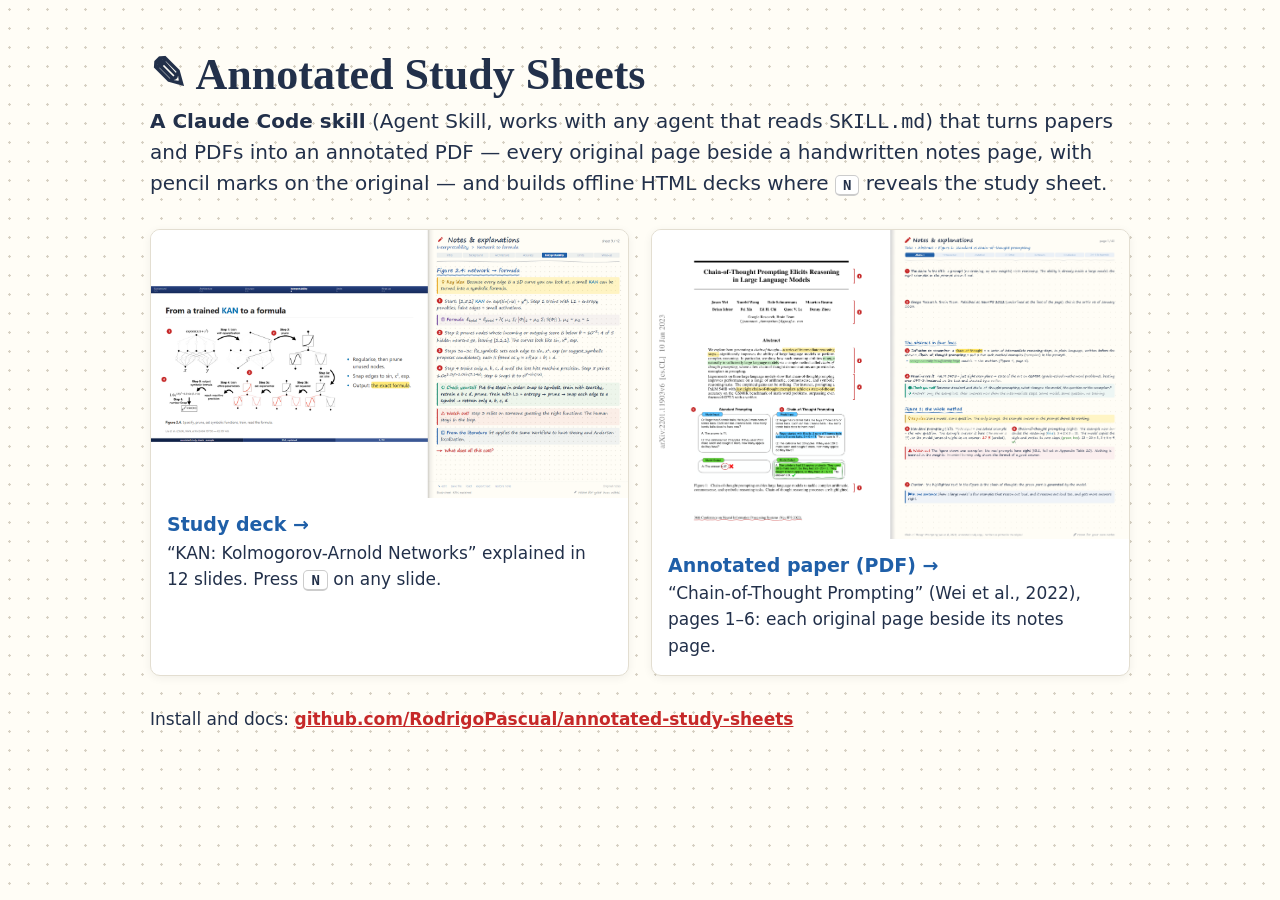
<file: index.html>
<!doctype html>
<html lang="en">
<head>
<meta charset="utf-8">
<meta name="viewport" content="width=device-width, initial-scale=1">
<title>Annotated Study Sheets — annotate papers, PDFs and slides with AI (Claude Code skill)</title>
<meta name="description" content="Annotated Study Sheets: an Agent Skill for Claude Code that turns papers and PDFs into annotated PDF study guides, and builds offline HTML presentations where pressing N reveals the study sheet behind every slide.">
<meta name="keywords" content="Claude Code skill, Agent Skills, Claude skills, annotate PDF, annotated PDF, study notes, study guide, annotated paper, HTML presentation, slides, speaker notes, AI study tool, reveal.js alternative">
<meta name="author" content="Rodrigo Pascual-García">
<link rel="canonical" href="https://rodrigopascual.github.io/annotated-study-sheets/">
<meta property="og:type" content="website">
<meta property="og:site_name" content="Annotated Study Sheets">
<meta property="og:title" content="Annotated Study Sheets — Claude Code skill for hand-annotated study notes on papers, PDFs and slides">
<meta property="og:description" content="Annotated Study Sheets: an Agent Skill for Claude Code that turns papers and PDFs into annotated PDF study guides, and builds offline HTML presentations where pressing N reveals the study sheet behind every slide.">
<meta property="og:url" content="https://rodrigopascual.github.io/annotated-study-sheets/">
<meta property="og:image" content="https://rodrigopascual.github.io/annotated-study-sheets/docs/img/deck-annotated-v3.png">
<meta property="og:image:width" content="1440"><meta property="og:image:height" content="810">
<meta name="twitter:card" content="summary_large_image">
<meta name="twitter:title" content="Annotated Study Sheets — Claude Code skill for hand-annotated study notes on papers, PDFs and slides">
<meta name="twitter:description" content="Annotated Study Sheets: an Agent Skill for Claude Code that turns papers and PDFs into annotated PDF study guides, and builds offline HTML presentations where pressing N reveals the study sheet behind every slide.">
<meta name="twitter:image" content="https://rodrigopascual.github.io/annotated-study-sheets/docs/img/deck-annotated-v3.png">
<script type="application/ld+json">
{"@context":"https://schema.org","@type":"SoftwareSourceCode","name":"Annotated Study Sheets","description":"Annotated Study Sheets: an Agent Skill for Claude Code that turns papers and PDFs into annotated PDF study guides, and builds offline HTML presentations where pressing N reveals the study sheet behind every slide.","codeRepository":"https://github.com/RodrigoPascual/annotated-study-sheets","programmingLanguage":["JavaScript","HTML","CSS","Python"],"license":"https://opensource.org/licenses/MIT","author":{"@type":"Person","name":"Rodrigo Pascual-García"},"keywords":"Claude Code skill, Agent Skills, annotate PDF, annotated PDF, study notes, HTML presentation"}
</script>
<style>
  :root { --ink: #22304A; --accent: #1F5FA8; --red: #C62828; --paper: #FFFDF6; --dots: #D6D0C2; }
  body { margin: 0; background: var(--paper); background-image: radial-gradient(circle, var(--dots) 1.05px, transparent 1.45px); background-size: 19px 19px;
    color: var(--ink); font: 17px/1.55 "Segoe UI", system-ui, sans-serif; }
  main { max-width: 980px; margin: 0 auto; padding: 48px 20px 64px; }
  h1 { font: 700 44px "Segoe Print", "Bradley Hand", "Comic Sans MS", cursive; margin: 0 0 6px; }
  .lead { font-size: 20px; margin: 0 0 30px; }
  .grid { display: grid; grid-template-columns: repeat(auto-fit, minmax(280px, 1fr)); gap: 22px; }
  a.card { display: block; background: #fff; border: 1px solid #e3ded1; border-radius: 10px; overflow: hidden; color: inherit; text-decoration: none; box-shadow: 0 2px 10px rgba(0,0,0,.06); }
  a.card img { width: 100%; display: block; }
  a.card div { padding: 12px 16px 16px; }
  a.card b { color: var(--accent); font-size: 19px; }
  kbd { font: 600 14px Consolas, monospace; background: #fff; border: 1px solid #ccc; border-bottom-width: 2px; border-radius: 5px; padding: 1px 7px; }
  .note { margin-top: 30px; }
  .note a { color: var(--red); font-weight: 600; }
</style>
</head>
<body>
<main>
  <h1>✎ Annotated Study Sheets</h1>
  <p class="lead"><b>A Claude Code skill</b> (Agent Skill, works with any agent that reads <code>SKILL.md</code>) that turns papers and PDFs into an annotated PDF — every original page beside a handwritten notes page, with pencil marks on the original — and builds offline HTML decks where <kbd>N</kbd> reveals the study sheet.</p>
  <div class="grid">
    <a class="card" href="examples/kan-explained/index.html#5"><img src="docs/img/deck-annotated-v3.png" alt="Study deck example">
      <div><b>Study deck →</b><br>“KAN: Kolmogorov-Arnold Networks” explained in 12 slides. Press <kbd>N</kbd> on any slide.</div></a>
    <a class="card" href="examples/chain-of-thought-annotated/chain-of-thought-annotated.pdf"><img src="docs/img/paper-spread-p1-v2.png" alt="Annotated PDF example: original page beside its notes page">
      <div><b>Annotated paper (PDF) →</b><br>“Chain-of-Thought Prompting” (Wei et al., 2022), pages 1–6: each original page beside its notes page.</div></a>
  </div>
  <p class="note">Install and docs: <a href="https://github.com/RodrigoPascual/annotated-study-sheets">github.com/RodrigoPascual/annotated-study-sheets</a></p>
</main>
</body>
</html>
</file>
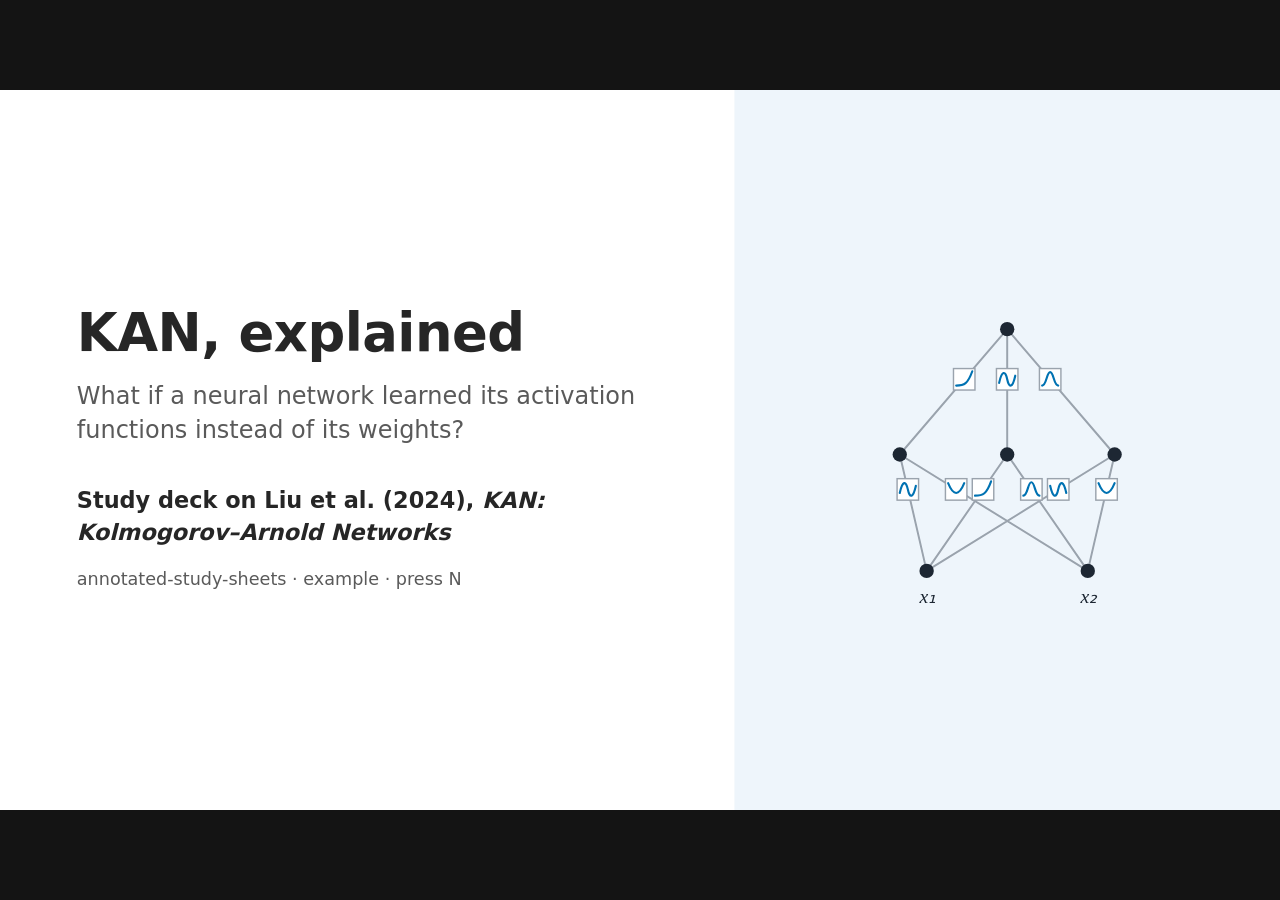
<file: examples/kan-explained/index.html>
<!doctype html>
<html lang="en">
<head>
<meta charset="utf-8">
<meta name="viewport" content="width=device-width, initial-scale=1">
<meta name="description" content="Demo of Annotated Study Sheets (a Claude Code skill): a 12-slide study deck that explains the paper KAN: Kolmogorov-Arnold Networks (Liu et al., 2024) with its own figures. Press N to reveal the hand-annotated study sheet.">
<meta name="keywords" content="Claude Code skill, Agent Skills, Claude skills, KAN, Kolmogorov-Arnold Networks, paper explained, annotate PDF, study notes, study guide, annotated paper, HTML presentation, slides, speaker notes, AI study tool, reveal.js alternative">
<meta name="author" content="Rodrigo Pascual-García">
<link rel="canonical" href="https://rodrigopascual.github.io/annotated-study-sheets/examples/kan-explained/">
<meta property="og:type" content="website">
<meta property="og:site_name" content="Annotated Study Sheets">
<meta property="og:title" content="KAN, explained — study deck demo (press N)">
<meta property="og:description" content="Demo of Annotated Study Sheets (a Claude Code skill): a 12-slide study deck that explains the paper KAN: Kolmogorov-Arnold Networks (Liu et al., 2024) with its own figures. Press N to reveal the hand-annotated study sheet.">
<meta property="og:url" content="https://rodrigopascual.github.io/annotated-study-sheets/examples/kan-explained/">
<meta property="og:image" content="https://rodrigopascual.github.io/annotated-study-sheets/docs/img/deck-annotated-v3.png">
<meta property="og:image:width" content="1440"><meta property="og:image:height" content="810">
<meta name="twitter:card" content="summary_large_image">
<meta name="twitter:title" content="KAN, explained — study deck demo (press N)">
<meta name="twitter:description" content="Demo of Annotated Study Sheets (a Claude Code skill): a 12-slide study deck that explains the paper KAN: Kolmogorov-Arnold Networks (Liu et al., 2024) with its own figures. Press N to reveal the hand-annotated study sheet.">
<meta name="twitter:image" content="https://rodrigopascual.github.io/annotated-study-sheets/docs/img/deck-annotated-v3.png">
<title>KAN, explained</title>
<link rel="stylesheet" href="../../skills/annotated-study-sheets/assets/study.css">
<style>
  :root { --kan: #0072B2; --mlp: #B07800; --inner: #2E7D32; }
  .kan { color: var(--kan); font-weight: 650; }
  .mlp { color: var(--mlp); font-weight: 650; }
  .eq { font: 400 56px/1.2 "Cambria Math", "STIX Two Math", Georgia, serif; text-align: center; padding: 14px 28px; align-self: center; white-space: nowrap; }
  .eq i { font-style: italic; }
  .eq .bigop { display: inline-flex; flex-direction: column; align-items: center; line-height: 1; margin: 0 6px; vertical-align: middle; }
  .eq .bigop .op { font-size: 1.45em; line-height: .95; }
  .eq .bigop small { font-size: .4em; font-style: italic; }
  .eq .par { font-size: 1.9em; font-weight: 200; line-height: 1; vertical-align: middle; position: relative; top: -.05em; }
  .eq .outer { color: var(--kan); }
  .eq .inner { color: var(--inner); }
  .eq sub { font-size: .5em; }
  .inner-c { color: var(--inner); }
  .outer-c { color: var(--kan); }
  .mono { font-family: Consolas, "Cascadia Mono", monospace; font-size: .92em; }
  ul.refs { font-size: 23px; line-height: 1.4; }
  ul.refs li { margin-bottom: 14px; }
  ul.refs i { color: var(--ink2); }
</style>
</head>
<body>
<div id="stage"><div id="deck">

<!-- 1 · Cover -->
<section class="slide cover" data-section="Intro" data-title="Cover">
  <div class="left">
    <h1>KAN, explained</h1>
    <p class="tagline">What if a neural network learned its activation functions instead of its weights?</p>
    <p class="author">Study deck on Liu et al. (2024), <i>KAN: Kolmogorov–Arnold Networks</i></p>
    <p class="affil">annotated-study-sheets · example · press N</p>
  </div>
  <div class="right">
    <svg viewBox="0 0 420 370" width="470" aria-hidden="true">
      <g stroke="#9aa3ad" stroke-width="2.2" fill="none">
        <path d="M120 320 L90 190 M120 320 L210 190 M120 320 L330 190 M300 320 L90 190 M300 320 L210 190 M300 320 L330 190"/>
        <path d="M90 190 L210 50 M210 190 L210 50 M330 190 L210 50"/>
      </g>
      <g fill="#fff" stroke="#9aa3ad" stroke-width="1.6">
        <rect x="87" y="217" width="24" height="24"/><rect x="141" y="217" width="24" height="24"/><rect x="171" y="217" width="24" height="24"/>
        <rect x="225" y="217" width="24" height="24"/><rect x="255" y="217" width="24" height="24"/><rect x="309" y="217" width="24" height="24"/>
        <rect x="150" y="94" width="24" height="24"/><rect x="198" y="94" width="24" height="24"/><rect x="246" y="94" width="24" height="24"/>
      </g>
      <g fill="none" stroke="#0072B2" stroke-width="2.4" stroke-linecap="round">
        <path transform="translate(99 229)" d="M-9 4 C-6 -10,-2 -10,0 0 S6 10,9 -4"/>
        <path transform="translate(153 229)" d="M-9 -7 Q0 15 9 -7"/>
        <path transform="translate(183 229)" d="M-9 7 C0 7,4 5,9 -9"/>
        <path transform="translate(237 229)" d="M-9 7 C-4 7,-4 -8,0 -8 S4 7,9 7"/>
        <path transform="translate(267 229)" d="M-9 -4 C-6 10,-2 10,0 0 S6 -10,9 4"/>
        <path transform="translate(321 229)" d="M-9 -7 Q0 15 9 -7"/>
        <path transform="translate(162 106)" d="M-9 7 C0 7,4 5,9 -9"/>
        <path transform="translate(210 106)" d="M-9 4 C-6 -10,-2 -10,0 0 S6 10,9 -4"/>
        <path transform="translate(258 106)" d="M-9 7 C-4 7,-4 -8,0 -8 S4 7,9 7"/>
      </g>
      <g fill="#1d2733"><circle cx="120" cy="320" r="8"/><circle cx="300" cy="320" r="8"/><circle cx="90" cy="190" r="8"/><circle cx="210" cy="190" r="8"/><circle cx="330" cy="190" r="8"/><circle cx="210" cy="50" r="8"/></g>
      <g font-family="Georgia, serif" font-style="italic" font-size="22" fill="#1d2733"><text x="112" y="356">x₁</text><text x="292" y="356">x₂</text></g>
    </svg>
  </div>
  <aside class="notes">
    # Welcome
    ! KAN moves the nonlinearity from the nodes to the edges, and makes it learnable.
    - The paper: Liu, Wang, Vaidya, Ruehle, Halverson, Soljačić, Hou, Tegmark, *KAN: Kolmogorov–Arnold Networks*, arXiv:2404.19756 (2024), accepted at ICLR 2025.
    - Drawing on the right: a tiny KAN with 2 inputs, 3 hidden nodes, 1 output. Every edge carries its own small 1D curve; nodes just add.
    - Audience: anyone who knows what an MLP is and wants to read the paper with a guide.
    - Press **N** on any slide to open this sheet; hover a numbered block to see what it points at.
    > All figures in this deck come from the paper, reused under CC BY 4.0 (see ATTRIBUTION.md).
    → The thread of the talk.
  </aside>
</section>

<!-- 2 · Roadmap -->
<section class="slide" data-section="Intro" data-title="Roadmap">
  <header class="head"><h2>What we will see</h2></header>
  <div class="content stack" style="justify-content:center">
    <div class="roadmap" style="--n:5" data-n="1">
      <div class="stop current"><div class="b"></div><h4>Background</h4><p>MLPs and the KA theorem</p></div>
      <div class="stop"><div class="b"></div><h4>Architecture</h4><p>Splines on the edges</p></div>
      <div class="stop"><div class="b"></div><h4>Accuracy</h4><p>Grids and scaling laws</p></div>
      <div class="stop"><div class="b"></div><h4>Interpretability</h4><p>Network → formula</p></div>
      <div class="stop"><div class="b"></div><h4>Limits</h4><p>What the authors admit</p></div>
    </div>
  </div>
  <aside class="notes">
    # The thread
    ! One question drives the paper: can a different theorem give us a better building block than the MLP?
    (1) Five stops, in the order of the paper's own sections.
    - Background = §1–2.1: what MLPs are, and the 1957 theorem KANs are named after.
    - Architecture = §2.2–2.4: how one KAN layer is built and trained.
    - Accuracy = §2.4 and §3; Interpretability = §2.5 and §4; Limits = §6.
    ?? Which theorem gives KANs their name, and which one is behind MLPs? Kolmogorov–Arnold representation (1957) for KANs; the universal approximation theorem for MLPs.
    → Start from what we already know: the MLP.
  </aside>
</section>

<!-- 3 · MLP recap -->
<section class="slide" data-section="Background" data-title="MLP recap">
  <header class="head"><h2>Recap: the <span class="mlp">MLP</span>, the default nonlinear model</h2></header>
  <div class="content">
    <div class="col">
      <ul>
        <li>A layer: learnable linear map <b>W</b>, then <span class="hl">a fixed nonlinearity σ</span>.</li>
        <li>Weights live on edges; activations sit on nodes.</li>
        <li>Backed by the universal approximation theorem.</li>
        <li data-n="4">In transformers, MLPs hold almost all non-embedding parameters.</li>
      </ul>
    </div>
    <figure class="fig" style="flex:.9">
      <div class="frame"><img src="figures/fig-0-1-mlp-column.png" alt="MLP column of Figure 0.1: universal approximation formula, shallow MLP and deep MLP diagrams" data-zones="1:3,15,97,28; 2:3,29.5,97,53; 3:3,55,97,99"></div>
      <figcaption><b>Figure 0.1, left column.</b> The MLP side of the paper's comparison.</figcaption>
    </figure>
  </div>
  <p class="cite">Liu et al. (2024), KAN, arXiv:2404.19756 — CC BY 4.0.</p>
  <aside class="notes">
    # Recap: the MLP
    ! An MLP alternates learnable linear maps W with fixed nonlinearities σ.

    (1) Shallow formula, the universal approximation theorem (UAT): f(x) ≈ Σ a_{i} σ(w_{i}·x + b_{i}), with i = 1…N(ε).
    - Each term is one neuron: a learned linear combination w_{i}·x + b_{i}, passed through σ, scaled by a_{i}.

    (2) Panel (a): the learnable numbers are on the edges (lines); the little σ boxes on the nodes never change.

    (3) Deep form: MLP(x) = (W_{3} ∘ σ_{2} ∘ W_{2} ∘ σ_{1} ∘ W_{1})(x). Read right to left; ∘ means "apply after".
    - Panel (c) labels: W = linear, learnable; σ = nonlinear, fixed.

    (4) Why look for an alternative: the paper notes MLPs take almost all non-embedding parameters in transformers and are less interpretable than attention.
    warn: the UAT says N(ε) exists but gives no bound on how it grows as ε shrinks; it can grow exponentially with the dimension (§2.3).
    ?? In an MLP, what is learned and what is fixed? The weights W on the edges are learned; the activation σ on the nodes (ReLU, SiLU…) is fixed.
    → A different theorem suggests a different network.
  </aside>
</section>

<!-- 4 · Kolmogorov–Arnold theorem -->
<section class="slide" data-section="Background" data-title="KA theorem">
  <header class="head"><h2>The Kolmogorov–Arnold representation theorem</h2><p class="sub">Any continuous f on a bounded domain, written with 1D functions and sums.</p></header>
  <div class="content stack" style="justify-content:center;gap:44px">
    <div class="eq" data-n="1" data-mark="formula">
      <i>f</i>&#8201;(<i>x</i><sub>1</sub>, …, <i>x<sub>n</sub></i>) =
      <span class="bigop"><small>2n+1</small><span class="op">∑</span><small>q=1</small></span>
      <span class="outer"><i>Φ<sub>q</sub></i></span><span class="par">(</span>
      <span class="bigop"><small>n</small><span class="op">∑</span><small>p=1</small></span>
      <span class="inner"><i>φ<sub>q,p</sub></i></span>(<i>x<sub>p</sub></i>)<span class="par">)</span>
    </div>
    <ul class="cols-2">
      <li data-n="2"><i class="inner-c">φ<sub>q,p</sub></i>: inner 1D functions, one per input and term.</li>
      <li data-n="3"><i class="outer-c">Φ<sub>q</sub></i>: outer 1D functions, 2n+1 of them.</li>
      <li>The only multivariate operation left: <span class="hl">addition</span>.</li>
      <li data-n="4">Catch: these 1D functions can be fractal.</li>
    </ul>
  </div>
  <aside class="notes">
    # Kolmogorov–Arnold representation
    ! Every continuous multivariate function on a bounded domain is a sum of compositions of 1D functions.

    (1) Read it inside out: each input x_{p} goes through its own 1D function, the n results are summed, the sum goes through Φ_{q}, and the 2n+1 outer results are summed.
    f: f(x) = Σ_{q=1..2n+1} Φ_{q}( Σ_{p=1..n} φ_{q,p}(x_{p}) )   — Eq. (2.1), for smooth f: [0,1]^{n} → ℝ

    (2) φ_{q,p} : [0,1] → ℝ. Index q picks the term, p the input: n(2n+1) inner functions.

    (3) Φ_{q} : ℝ → ℝ, one outer function per term.
    > Liu et al. (2024), §2.1: in a sense, "the only true multivariate function is addition".

    (4) Why ML had shelved it: the 1D functions can be non-smooth, even fractal, so not learnable in practice (Girosi & Poggio, 1989; Poggio et al., 2020).
    ?? For n = 3 inputs, how many outer functions Φ_{q} and inner functions φ_{q,p}? 2n+1 = 7 outer and n(2n+1) = 21 inner functions.
    warn: an exact existence theorem, not a training recipe: it says nothing about how to find φ and Φ.
    → Turn the formula into a network.
  </aside>
</section>

<!-- 5 · KAN idea: Figure 0.1 -->
<section class="slide" data-section="Architecture" data-title="Activations on edges">
  <header class="head"><h2>The <span class="kan">KAN</span> idea: learnable activations on edges</h2></header>
  <div class="content" style="gap:40px">
    <figure class="fig" style="flex:2">
      <div class="frame"><img src="figures/fig-0-1-mlp-vs-kan.png" alt="Figure 0.1: MLP vs KAN, theorems, formulas and shallow and deep diagrams" data-zones="1:9.5,30,49.5,53; 2:56,37,99,53; 3:56,73,99,99.5"></div>
      <figcaption><b>Figure 0.1.</b> MLP (left) vs KAN (right): theorem, formula, shallow and deep model.</figcaption>
    </figure>
    <div class="col narrow" style="justify-content:center">
      <ul>
        <li><span class="mlp">MLP</span>: fixed σ on nodes, weights on edges.</li>
        <li><span class="kan">KAN</span>: <span class="hl">learnable 1D functions on edges</span>; nodes only sum.</li>
        <li data-n="4">No linear weights at all: each becomes a spline.</li>
      </ul>
    </div>
  </div>
  <p class="cite">Liu et al. (2024), KAN, arXiv:2404.19756 — CC BY 4.0.</p>
  <aside class="notes">
    # Figure 0.1: MLP vs KAN
    ! KANs swap the roles: the nonlinearities are learned and sit on the edges; the nodes only add.

    (1) Panel (a), MLP: fixed activations on nodes, learnable weights on edges.

    (2) Panel (b), KAN with n = 2: Eq. (2.1) drawn as a network. 2 inputs, 2n+1 = 5 hidden nodes, 1 output; each small box on an edge is a learnable 1D function.

    (3) Panel (d), deep KAN: KAN(x) = (Φ_{3} ∘ Φ_{2} ∘ Φ_{1})(x). Each Φ_{l} is a KAN layer: a matrix of 1D functions, nonlinear and learnable.
    f: x_{l+1,j} = Σ_{i} φ_{l,j,i}(x_{l,i})   — every output node adds one function of every input
    - The theorem is just a 2-layer KAN of shape [n, 2n+1, 1]; going deeper = stacking layers (the paper's key generalisation).

    (4) No weight matrices: every weight parameter becomes a learnable 1D spline. Cost: O(N^{2}L(G+k)) parameters vs O(N^{2}L) for an MLP of depth L, width N (G grid intervals, spline order k).
    ?? A KAN has more parameters per edge than an MLP. Why can it still be smaller overall? It usually needs a much smaller width N (the paper's claim), and the edge cost is O(G+k) instead of O(1).
    → What is inside each edge box?
  </aside>
</section>

<!-- 6 · B-splines and grid extension: Figure 2.2 -->
<section class="slide" data-section="Architecture" data-title="B-splines">
  <header class="head"><h2>Each edge is a B-spline</h2></header>
  <div class="content" style="gap:40px">
    <figure class="fig" style="flex:2">
      <div class="frame"><img src="figures/fig-2-2-spline-grid.png" alt="Figure 2.2: activation notation in a [2,5,1] KAN and a B-spline activation refined from G=5 to G=10" data-zones="1:4,2,47,98; 2:60,8,97,50; 3:62,57,97,82"></div>
      <figcaption><b>Figure 2.2.</b> Left: notation in a [2,5,1] KAN. Right: one activation as a B-spline.</figcaption>
    </figure>
    <div class="col narrow" style="justify-content:center">
      <ul>
        <li>Cubic B-splines (k = 3) on G grid intervals.</li>
        <li data-n="4">φ = w<sub>b</sub>·silu + w<sub>s</sub>·spline</li>
        <li>Grid extension: <span class="hl">refine G, keep training</span>.</li>
      </ul>
    </div>
  </div>
  <p class="cite">Liu et al. (2024), KAN, arXiv:2404.19756 — CC BY 4.0.</p>
  <aside class="notes">
    # Figure 2.2: one edge = one spline
    ! Each activation is a weighted sum of local bumps; the weights c_{i} are what the network learns.

    (1) Notation: x_{l,i} = node i of layer l; φ_{l,j,i} = function on the edge (l,i) → (l+1,j); x̃ (blue) = its output.

    (2) Zoom on φ_{1,1,5}: φ(x) = Σ_{i=0..7} c_{i}B_{i}(x), cubic (k = 3) on G_{1} = 5 intervals, so G + k = 8 bumps B_{i} (faint colours).

    (3) Grid extension to G_{2} = 10 → 13 bumps (i = 0…12). The new c′_{j} are fitted to the old curve by least squares, so nothing is retrained from scratch.

    (4) The full activation adds a residual SiLU to the spline.
    f: φ(x) = w_{b}·silu(x) + w_{s}·spline(x),   silu(x) = x / (1 + e^{−x})
    - Init: w_{s} = 1 and spline ≈ 0 (c_{i} ~ N(0, σ^{2}), σ = 0.1); w_{b} by Xavier.
    warn: splines live on a bounded grid; the paper updates each grid on the fly from its input activations.
    ?? Cubic spline (k = 3) on G = 5 intervals: how many coefficients c_{i}? And on G = 10? G + k: 8, then 13 — and the new ones are fitted to the old curve, not retrained.
    → What finer grids buy in practice.
  </aside>
</section>

<!-- 7 · Grid extension staircases: Figure 2.3 -->
<section class="slide" data-section="Accuracy" data-title="Grid extension">
  <header class="head"><h2>Finer grids, lower loss: the staircase</h2></header>
  <div class="content" style="gap:40px">
    <figure class="fig" style="flex:2.1">
      <div class="frame"><img src="figures/fig-2-3-grid-extension.png" alt="Figure 2.3: RMSE vs training step for [2,5,1] and [2,1,1] KANs as the grid is refined; test loss and training time vs grid size" data-zones="1:6,9,50,52; 2:57,9,100,52; 3:6,56,50,100; 4:57,56,100,100"></div>
      <figcaption><b>Figure 2.3.</b> Fitting exp(sin(πx) + y²) while the grid is refined every 200 steps.</figcaption>
    </figure>
    <div class="col narrow" style="justify-content:center">
      <ul>
        <li>Each refinement: loss drops, then plateaus.</li>
        <li>Test loss is best near the <span class="hl">interpolation threshold</span>.</li>
        <li>The smaller [2,1,1] KAN generalises better.</li>
      </ul>
    </div>
  </div>
  <p class="cite">Liu et al. (2024), KAN, arXiv:2404.19756 — CC BY 4.0.</p>
  <aside class="notes">
    # Figure 2.3: staircases
    ! Refining the grid lowers the loss in jumps, until there are about as many parameters as data points.

    (1) [2,5,1] KAN. x: LBFGS steps; y: RMSE (log). Grid 3 → 5 → … → 1000, one jump every 200 steps; blue = train, orange = test.
    - Test loss is U-shaped (under- then over-fitting). Threshold expected at 1000 samples / 15G params → G ≈ 67; observed G ∼ 50.

    (2) [2,1,1] KAN, the exact shape of this function: lower test loss, clearer stairs, later threshold.

    (3) Test loss vs grid size G: [2,1,1] scales ≈ G^{−3}, theory says G^{−4}; the median of squared errors gets closer to G^{−4}.

    (4) Seconds per step grow slowly with G; the jump at G = 1000 is blamed on LBFGS line search.
    warn: at G = 1000 optimisation stops working, probably a bad loss landscape (authors' guess).
    ?? Why does the test loss go up again at large G? Overfitting: once there are about as many parameters as data points (G ≈ 50–67 here), the extra grid points fit noise.
    → Does this hold on more functions, against MLPs?
  </aside>
</section>

<!-- 8 · Scaling laws: Figure 3.1 -->
<section class="slide" data-section="Accuracy" data-title="Scaling laws">
  <header class="head"><h2><span class="kan">KAN</span> vs <span class="mlp">MLP</span>: error vs number of parameters</h2></header>
  <div class="content stack" style="gap:30px">
    <figure class="fig" style="flex:0 1 auto">
      <div class="frame"><img src="figures/fig-3-1-scaling.png" alt="Figure 3.1: test RMSE vs number of parameters for KANs and MLPs on five toy functions" data-zones="1:3,3,59,26; 2:61,3,79,26; 3:80.4,3,100,26"></div>
      <figcaption><b>Figure 3.1.</b> Five toy functions. Thick blue: KAN; thin: MLPs of depth 2–5; dashed: theory.</figcaption>
    </figure>
    <ul class="cols-2">
      <li>Test RMSE ∝ N<sup>−α</sup>; KAN theory: <span class="hl">α = 4</span>.</li>
      <li data-n="4">KANs nearly reach it; MLPs plateau.</li>
    </ul>
  </div>
  <p class="cite">Liu et al. (2024), KAN, arXiv:2404.19756 — CC BY 4.0.</p>
  <aside class="notes">
    # Figure 3.1: scaling laws
    ! On functions with a smooth KA structure, KAN error falls almost as N^{−4}; MLPs fall slower and plateau.
    f: ℓ ∝ N^{−α}   (ℓ test RMSE, N parameters, α scaling exponent; KAN theory α = k + 1 = 4 for cubic splines)

    (1) How to read: x = number of parameters, y = test RMSE, both log. Red dashed = KAN theory (α = 4); black dashed = Sharma & Kaplan, α = (k+1)/d = 4/d.
    - Low-dimensional cases: J_{0}(20x) as [1,1], exp(sin(πx)+y^{2}) as [2,1,1], xy as [2,2,1].

    (2) 100-D: exp of the mean of sin^{2}(πx_{i}/2), as a [100,1,1] KAN. The largest gap: MLP curves stay flat.

    (3) 4-D: the 3-layer KAN beats the 2-layer [4,9,1] by far. Depth matters for KANs too.

    (4) KANs almost saturate the red lines; MLPs struggle to reach even the black ones and plateau quickly.
    - Setup: grid G ∈ {3, 5, 10, 20, 50, 100, 200, 500, 1000}, refined every 200 steps; LBFGS, 1800 steps for both.
    warn: these functions were chosen to have known smooth KA representations, and the KAN shape is assumed known (§3.2 relaxes this). Both models use vanilla LBFGS; advanced setups are left for future work.
    → Accurate, but can we also read the network?
  </aside>
</section>

<!-- 9 · Interpretability: Figure 2.4 -->
<section class="slide" data-section="Interpretability" data-title="Network to formula">
  <header class="head"><h2>From a trained <span class="kan">KAN</span> to a formula</h2></header>
  <div class="content" style="gap:40px">
    <figure class="fig" style="flex:2.1">
      <div class="frame"><img src="figures/fig-2-4-symbolic.png" alt="Figure 2.4: symbolic regression with KAN in six steps, from a [2,5,1] KAN to exp(y^2+sin(pi x))" data-zones="1:4,2,61,50; 2:64,4,88,50; 3:50,50,100,100; 4:1,58,34,100"></div>
      <figcaption><b>Figure 2.4.</b> Sparsify, prune, set symbolic functions, train, read the formula.</figcaption>
    </figure>
    <div class="col narrow" style="justify-content:center">
      <ul>
        <li>Regularise, then prune unused nodes.</li>
        <li>Snap edges to sin, x², exp.</li>
        <li>Output: <span class="hl">the exact formula</span>.</li>
      </ul>
    </div>
  </div>
  <p class="cite">Liu et al. (2024), KAN, arXiv:2404.19756 — CC BY 4.0.</p>
  <aside class="notes">
    # Figure 2.4: network → formula
    ! Because every edge is a 1D curve you can look at, a small KAN can be turned into a symbolic formula.

    (1) Start: [2,5,1] KAN on exp(sin(πx) + y^{2}). Step 1 trains with L1 + entropy penalties; faint edges = small activations.
    f: ℓ_{total} = ℓ_{pred} + λ( μ_{1} Σ_{l} |Φ_{l}|_{1} + μ_{2} Σ_{l} S(Φ_{l}) ),   μ_{1} = μ_{2} = 1

    (2) Step 2 prunes nodes whose incoming or outgoing score is below θ = 10^{−2}: 4 of 5 hidden neurons go, leaving [2,1,1]. The curves look like sin, x^{2}, exp.

    (3) Steps 3a–3c: fix_symbolic sets each edge to sin, x², exp (or suggest_symbolic proposes candidates); each is fitted as y ≈ c·f(a·x + b) + d.

    (4) Step 4 trains only a, b, c, d until the loss hits machine precision. Step 5 prints 1.0e^{1.0y²+1.0sin(3.14x)}; step 6 snaps it to e^{y²+sin(πx)}.
    ?? Put the steps in order: snap to symbols, train with sparsity, retrain a b c d, prune. Train with L1 + entropy → prune → snap each edge to a symbol → retrain only a, b, c, d.
    warn: step 3 relies on someone guessing the right functions. The human stays in the loop.
    > §4 applies the same workflow to knot theory and Anderson localization.
    → What does all this cost?
  </aside>
</section>

<!-- 10 · Limitations: Figure 6.1 -->
<section class="slide" data-section="Limits" data-title="Limitations">
  <header class="head"><h2>Limitations the authors state</h2></header>
  <div class="content" style="gap:40px">
    <figure class="fig" style="flex:2">
      <div class="frame"><img src="figures/fig-6-1-kan-or-mlp.png" alt="Figure 6.1: decision tree, should I use KANs or MLPs, by accuracy, interpretability and efficiency" data-zones="1:2,42,37,97; 2:45,42,73,97; 3:87.5,47,100,97"></div>
      <figcaption><b>Figure 6.1.</b> “Should I use KANs or MLPs?”</figcaption>
    </figure>
    <div class="col narrow" style="justify-content:center">
      <ul>
        <li data-n="4">Training is usually <span class="hl">10× slower</span> than MLPs.</li>
        <li>The theorem only covers two-layer KANs.</li>
        <li>Evidence: small-scale AI + Science tasks.</li>
      </ul>
    </div>
  </div>
  <p class="cite">Liu et al. (2024), KAN, arXiv:2404.19756 — CC BY 4.0.</p>
  <aside class="notes">
    # Figure 6.1 and §6: the honest part
    ! The biggest bottleneck is speed: KANs are usually 10× slower than MLPs with the same number of parameters.

    (1) Read the tree from your priority down to a leaf. Accuracy: compositional structure, complicated function or continual learning → KAN; otherwise either is fine.

    (2) Interpretability: low dimension or quantitative → KAN; high dimension → “either is hard”.

    (3) The only MLP leaf in the whole tree: you want fast training.

    (4) Why slow: every edge has a different function, so they cannot share batch computation. Proposed fix: groups of edges sharing one function (“multi-head”).
    - The authors call it an engineering problem, not a fundamental one; they say they did not try hard to optimise efficiency.
    - Maths: the theorem covers only [n, 2n+1, 1]; no “deeper” KA theorem yet.
    - Scope: KANs inside transformers (“kansformers”) are left as future work.
    ?? Which single priority sends you to an MLP in the decision tree, and why? Fast training: KANs are usually 10× slower because every edge has its own function, so edges cannot share batched computation.
    → What to remember.
  </aside>
</section>

<!-- 11 · Takeaways -->
<section class="slide" data-section="Wrap-up" data-title="Takeaways">
  <header class="head"><h2>What to remember</h2></header>
  <div class="content stack" style="justify-content:center">
    <ol style="font-size:31px">
      <li data-n="1"><strong>Theorem → network.</strong> 1D functions on edges, sums on nodes.</li>
      <li data-n="2"><strong>Splines inside.</strong> Refine the grid instead of retraining.</li>
      <li data-n="3"><strong>Faster scaling</strong> on smooth, compositional functions.</li>
      <li data-n="4"><strong>Readable,</strong> but <span class="hl">about 10× slower to train</span>.</li>
    </ol>
  </div>
  <aside class="notes">
    # Takeaways
    ! KAN = MLP on the outside (learns structure), splines on the inside (learns 1D functions accurately).

    (1) Kolmogorov–Arnold: f = sums of 1D functions. KAN layers generalise it to any width and depth.
    (2) Each edge φ(x) = w_{b}·silu(x) + w_{s}·Σ c_{i}B_{i}(x); grid extension makes it finer while training.
    (3) Toy functions: test RMSE close to N^{−4} for KANs, MLPs plateau (Fig. 3.1).
    (4) Prune and snap to symbols → exact formulas (Fig. 2.4). Cost: usually 10× slower training.
    > The paper's own summary: worth trying when interpretability or accuracy matters and speed does not.
    ?? Explain KAN in one sentence without notes, then check. Like an MLP outside (it learns the structure), splines inside (each edge learns an accurate 1D function); tested on small-scale AI + Science.
    → Where to read more.
  </aside>
</section>

<!-- 12 · References -->
<section class="slide" data-section="Wrap-up" data-title="References">
  <header class="head"><h2>References</h2></header>
  <div class="content stack" style="justify-content:center">
    <ul class="refs">
      <li data-n="1">Liu, Z., Wang, Y., Vaidya, S., Ruehle, F., Halverson, J., Soljačić, M., Hou, T. Y. &amp; Tegmark, M. (2024). <i>KAN: Kolmogorov–Arnold Networks.</i> arXiv:2404.19756. ICLR 2025.</li>
      <li>Kolmogorov, A. N. (1957). On the representation of continuous functions of many variables by superposition of continuous functions of one variable and addition. <i>Doklady Akademii Nauk</i>, 114, 953–956.</li>
      <li>Hornik, K., Stinchcombe, M. &amp; White, H. (1989). Multilayer feedforward networks are universal approximators. <i>Neural Networks</i>, 2(5), 359–366.</li>
      <li>Sharma, U. &amp; Kaplan, J. (2020). A neural scaling law from the dimension of the data manifold. arXiv:2004.10802.</li>
      <li data-n="2">Code: <span class="mono">github.com/KindXiaoming/pykan</span> · <span class="mono">pip install pykan</span></li>
    </ul>
  </div>
  <p class="cite">Figures in this deck: Liu et al. (2024), KAN, arXiv:2404.19756 — CC BY 4.0.</p>
  <aside class="notes">
    # Where to go next
    (1) The paper itself. Read §2 (architecture) and §6 (discussion) first; §3–4 are the experiments.
    - arXiv version v5 (9 Feb 2025) is the ICLR 2025 camera-ready.
    - Appendix B: “learnable activation networks” (learnable activations on nodes), a middle ground between MLP and KAN.
    - Other sources: Kolmogorov (1957) for the theorem, Hornik et al. (1989) for the UAT, Sharma & Kaplan (2020) for the α = 4/d baseline.
    (2) pykan is the authors' library: fix_symbolic, suggest_symbolic, pruning and plotting used in Fig. 2.4.
    ex: reproduce Fig. 2.4 with pykan on f(x,y) = exp(sin(πx) + y^{2}): start from a [2,5,1] KAN.
    warn: figures here are reproduced under CC BY 4.0; keep the attribution if you reuse them.
  </aside>
</section>

</div></div>

<script>
  window.STUDY = { author: 'annotated-study-sheets · example', title: 'KAN, explained', lang: 'en', hideInBar: ['Intro'],
    colorize: [{ match: 'KANs', color: '#0072B2' }, { match: 'KAN', color: '#0072B2' }, { match: 'MLPs', color: '#B07800' }, { match: 'MLP', color: '#B07800' }] };
</script>
<script src="../../skills/annotated-study-sheets/assets/study.js"></script>
</body>
</html>
</file>
<file: skills/annotated-study-sheets/assets/study.css>
/* Annotated Study Sheets — slide + study-sheet engine (styles)
   Fixed 1600 x 900 canvas scaled to the window. Press N for the handwritten study sheet.
   https://github.com/RodrigoPascual/annotated-study-sheets · MIT */
:root {
  --accent: #0072B2;
  --accent-dark: #00507d;
  --tint: #EEF5FB;
  --amber: #E69F00;
  --green: #009E73;
  --ink: #262626;
  --ink2: #5a5a5a;
  --muted: #8a8a8a;
  --grid: #e3e3e3;
  --rule: #c9c9c9;
  --surface: #ffffff;
  --backdrop: #141414;
  --font: "Segoe UI", system-ui, -apple-system, "Helvetica Neue", Arial, sans-serif;
  --mono: "Cascadia Mono", Consolas, "SFMono-Regular", Menlo, monospace;
  /* top/bottom bars (Beamer "Berlin" look) */
  --bar-top-1: #25407f; --bar-top-2: #182c5c;
  --bar-foot-1: #0f2147; --bar-foot-2: #1d3670; --bar-foot-3: #3a5794;
  color-scheme: light;
}

* { box-sizing: border-box; }
html, body { margin: 0; height: 100%; background: var(--backdrop); overflow: hidden; }
body { font-family: var(--font); color: var(--ink); -webkit-font-smoothing: antialiased; }

/* ------------------------------------------------------------------ canvas */
#stage { position: fixed; left: 0; top: 0; bottom: 0; right: 0; }
#deck { position: absolute; left: 50%; top: 50%; width: 1600px; height: 900px; transform-origin: 50% 50%; }

.slide {
  position: absolute; inset: 0; background: var(--surface); overflow: hidden;
  padding: 112px 84px 76px; display: flex; flex-direction: column;
  opacity: 0; visibility: hidden; transition: opacity .22s ease, visibility 0s linear .22s;
  font-size: 29px; line-height: 1.42;
}
.slide.active { opacity: 1; visibility: visible; transition: opacity .22s ease; }
.slide > .notes { display: none; }

/* headings */
.slide h1, .slide h2, .slide h3 { margin: 0; font-weight: 650; letter-spacing: -0.01em; line-height: 1.15; }
.slide h2 { font-size: 46px; color: var(--ink); }
.slide h2 .kicker { display: block; font-size: 21px; font-weight: 600; letter-spacing: .08em; text-transform: uppercase; color: var(--accent); margin-bottom: 10px; }
.slide .sub { font-size: 25px; color: var(--ink2); margin-top: 10px; max-width: 1300px; }
.slide header.head { margin-bottom: 26px; padding-bottom: 16px; border-bottom: 1px solid var(--grid); }

/* body */
.slide .content { flex: 1; min-height: 0; display: flex; gap: 48px; }
.slide .content.stack { flex-direction: column; gap: 18px; }
.slide .col { flex: 1; min-width: 0; display: flex; flex-direction: column; justify-content: center; }
.slide .col.wide { flex: 1.6; }
.slide .col.narrow { flex: .8; }
.slide p { margin: 0 0 18px; }
.slide ul, .slide ol { margin: 0; padding-left: 1.05em; }
.slide li { margin: 0 0 14px; padding-left: .15em; }
.slide li::marker { color: var(--accent); }
.slide ul.plain { list-style: none; padding-left: 0; }
.slide ul.cols-2 { columns: 2; column-gap: 60px; }
.slide strong { font-weight: 650; }
.slide em { font-style: italic; }
.slide code, .slide .mono { font-family: var(--mono); font-size: .86em; background: var(--tint); padding: 1px 6px; border-radius: 4px; }
.slide .small { font-size: 23px; color: var(--ink2); }
.slide .muted { color: var(--muted); }
.slide .accent { color: var(--accent); }
.slide a.link { color: var(--accent-dark); text-decoration: none; border-bottom: 2px solid rgba(0,114,178,.35); font-weight: 600; }

/* display equation: <div class="eq" data-n="1" data-mark="formula">…</div> */
.eq { font: 500 52px/1.3 "Cambria Math", "STIX Two Math", "Latin Modern Math", Georgia, serif; text-align: center; padding: 14px 0; }
.eq i { font-style: italic; }

/* plain callout and big numbers (no decorative boxes elsewhere) */
.callout { background: var(--tint); border-left: 5px solid var(--accent); padding: 18px 24px; border-radius: 0 8px 8px 0; font-size: 25px; }
.callout p:last-child { margin-bottom: 0; }
.stats { display: grid; grid-template-columns: repeat(var(--n, 3), 1fr); gap: 26px 36px; }
.stat { display: flex; flex-direction: column; gap: 2px; }
.stat .v { font-size: 56px; font-weight: 650; color: var(--ink); line-height: 1.05; }
.stat .l { font-size: 21px; color: var(--ink2); }

/* zoomable figures */
figure.fig { margin: 0; display: flex; flex-direction: column; min-height: 0; flex: 1; }
figure.fig .frame { flex: 1; min-height: 0; display: flex; align-items: center; justify-content: center; }
.frame { position: relative; }
figure.fig img, figure.fig svg.chart { max-width: 100%; max-height: 100%; object-fit: contain; display: block; }
.frame:has(img)::after {
  content: "⤢"; position: absolute; right: 8px; top: 8px; width: 38px; height: 38px; border-radius: 50%;
  background: rgba(0,0,0,.55); color: #fff; font-size: 22px; line-height: 38px; text-align: center; opacity: 0; transition: opacity .15s;
}
.frame:hover::after { opacity: 1; }
figure.fig figcaption { font-size: 19px; color: var(--ink2); margin-top: 10px; line-height: 1.35; }
figure.fig figcaption b { color: var(--ink); }
.two-figs { display: grid; grid-template-columns: 1fr 1fr; gap: 28px; flex: 1; min-height: 0; }

/* top index bar with one dot per slide, bottom author | title | page (added by study.js) */
.slide .bar-top { position: absolute; left: 0; right: 0; top: 0; z-index: 6; display: flex; gap: 14px; padding: 6px 18px 7px;
  background: linear-gradient(var(--bar-top-1), var(--bar-top-2)); user-select: none; }
.bar-top .sec { flex: 1 1 0; min-width: 0; display: flex; flex-direction: column; gap: 4px; }
.bar-top .sec-name { color: rgba(255,255,255,.55); font-size: 13.5px; line-height: 1.1; white-space: nowrap; overflow: hidden; text-overflow: ellipsis; cursor: pointer; text-decoration: none; }
.bar-top .sec.current .sec-name { color: #fff; font-weight: 650; }
.bar-top .dots { display: flex; flex-wrap: wrap; gap: 3px; }
.bar-top .dot { width: 8px; height: 8px; border-radius: 50%; border: 1.2px solid rgba(255,255,255,.55); cursor: pointer; }
.bar-top .sec.current .dot { border-color: #fff; }
.bar-top .dot.current { background: #fff; }
.slide .bar-foot { position: absolute; left: 0; right: 0; bottom: 0; z-index: 6; display: grid; grid-template-columns: 1fr 1fr 1fr;
  font: 13px/20px var(--font); color: #fff; text-align: center; user-select: none; }
.bar-foot span:nth-child(1) { background: var(--bar-foot-1); }
.bar-foot span:nth-child(2) { background: var(--bar-foot-2); }
.bar-foot span:nth-child(3) { background: var(--bar-foot-3); }
.slide.cover .bar-top, .slide.cover .bar-foot { display: none; }

/* short source line at the bottom of a slide */
.slide .cite { position: absolute; left: 84px; right: 300px; bottom: 34px; font-size: 16px; color: var(--muted); line-height: 1.3; }
.slide:has(> .cite) { padding-bottom: 100px; }

/* cover and chapter dividers */
.slide.cover { padding: 0; flex-direction: row; }
.slide.cover .left { flex: 1.25; padding: 84px 70px 70px 96px; display: flex; flex-direction: column; justify-content: center; }
.slide.cover .right { flex: 1; background: var(--tint); display: flex; align-items: center; justify-content: center; padding: 40px; }
.slide.cover h1 { font-size: 66px; line-height: 1.08; margin-bottom: 22px; }
.slide.cover .tagline { font-size: 30px; color: var(--ink2); margin-bottom: 46px; }
.slide.cover .author { font-size: 28px; font-weight: 600; }
.slide.cover .affil { font-size: 22px; color: var(--ink2); margin-top: 6px; }
.slide.chapter { justify-content: center; padding-left: 150px; background: linear-gradient(90deg, var(--tint) 0 18px, #fff 18px); }
.slide.chapter h2 { font-size: 64px; margin-top: 10px; }
.slide.chapter .question { font-size: 30px; color: var(--ink2); margin-top: 26px; max-width: 1150px; }

/* roadmap: the thread of the talk */
.roadmap { display: grid; grid-template-columns: repeat(var(--n, 5), 1fr); margin-top: 10px; }
.roadmap .stop { padding: 0 14px; position: relative; }
.roadmap .stop .b { width: 24px; height: 24px; margin-top: 11px; border-radius: 50%; background: #fff; border: 3px solid var(--accent); position: relative; z-index: 1; }
.roadmap .stop.done .b, .roadmap .stop.current .b { background: var(--accent); }
.roadmap .stop.current .b { box-shadow: 0 0 0 6px rgba(0,114,178,.18); }
.roadmap .stop::before { content: ""; position: absolute; top: 22px; left: 0; right: 0; height: 3px; background: #cfe3f1; }
.roadmap .stop:first-child::before { left: 26px; }
.roadmap .stop:last-child::before { right: calc(100% - 26px); }
.roadmap .stop h4 { margin: 16px 0 6px; font-size: 24px; font-weight: 650; line-height: 1.2; }
.roadmap .stop p { font-size: 19px; color: var(--ink2); margin: 0; line-height: 1.35; }
.roadmap .stop.dim { opacity: .38; }

/* tables */
table.t { border-collapse: collapse; font-size: 22px; width: 100%; }
table.t th, table.t td { padding: 7px 12px; border-bottom: 1px solid var(--grid); text-align: left; }
table.t th { font-weight: 650; color: var(--ink2); font-size: 19px; text-transform: uppercase; letter-spacing: .04em; border-bottom: 2px solid var(--rule); }
table.t td.n, table.t th.n { text-align: right; font-variant-numeric: tabular-nums; white-space: nowrap; }
table.t tr.hi td { background: var(--tint); font-weight: 600; }

/* builds that appear one by one */
.step { transition: opacity .25s ease; }
.step:not(.shown) { opacity: 0; }

/* references */
.refs { columns: 2; column-gap: 54px; font-size: 15.5px; line-height: 1.28; }
.refs p { margin: 0 0 7px; break-inside: avoid; padding-left: 1.4em; text-indent: -1.4em; }

/* annotated documents: one page image per slide (window.STUDY.size = [1000, 1300] gives a portrait canvas) */
body.portrait, body.portrait #stage { background: #e9e6de; }
.slide.page { padding: 34px 40px 34px; align-items: center; justify-content: center; background: #f1efe9; }
.slide.page figure.fig { width: 100%; height: 100%; }
.slide.page figure.fig img { box-shadow: 0 2px 14px rgba(0,0,0,.18); background: #fff; }
.slide.page .bar-top, .slide.page .bar-foot { display: none; }
.slide.page .pageno { position: absolute; right: 26px; bottom: 14px; font-size: 15px; color: var(--muted); }

/* ================================================================== study sheet (N) */
/* Left: the slide becomes the "original page" with numbered badges, pencil brackets and highlighter.
   Right: the study sheet (dotted paper, handwriting, coloured boxes) slides in and writes itself. */
:root {
  --sheet-w: 42vw;
  --s-ink: #22304A; --s-accent: #1F5FA8; --s-amber: #B07800; --s-amberfill: #E69F00; --s-teal: #00876A;
  --s-red: #C62828; --s-green: #2E7D32; --s-purple: #6A3D9A; --s-gray: #6B7280;
  --s-hl: 255, 228, 92; --s-paper: #FFFDF6; --s-dots: #D6D0C2;
  --s-hand: "Segoe Print", "Bradley Hand", "Comic Sans MS", "Chalkboard SE", cursive;
}
#stage { transition: right .75s cubic-bezier(.65, 0, .25, 1), background-color .5s; }
body.sheet-open, body.sheet-open #stage { background: #fff; }
body.sheet-open #stage { right: var(--sheet-w); }
body.dragging #stage, body.dragging #sheet { transition: none; }

#sheet {
  position: fixed; top: 0; right: 0; bottom: 0; width: var(--sheet-w); z-index: 40;
  display: flex; flex-direction: column; color: var(--s-ink); font-family: var(--s-hand);
  background: linear-gradient(90deg, rgba(0,0,0,.17), rgba(0,0,0,.05) 9px, rgba(0,0,0,0) 22px), var(--s-paper);
  border-left: 1px solid rgba(0,0,0,.2);
  transform: translateX(103%); transition: transform .75s cubic-bezier(.65, 0, .25, 1);
}
body.sheet-open #sheet { transform: none; }
#sheet .grip { position: absolute; left: -5px; top: 0; bottom: 0; width: 10px; cursor: ew-resize; }

#sheet .s-head { padding: 22px 34px 0 36px; }
#sheet .l1 { display: flex; align-items: baseline; justify-content: space-between; gap: 12px; }
#sheet .s-title { font-weight: 700; font-size: 27px; line-height: 1.2; white-space: nowrap; }
#sheet .pen { color: var(--s-red); display: inline-block; width: 1em; margin-right: 6px; transform: translateY(3px); }
#sheet .pageof { font: 13.5px var(--font); color: var(--s-gray); white-space: nowrap; }
#sheet .crumb { color: var(--s-accent); font-size: 16.5px; margin-top: 3px; line-height: 1.35; }
#sheet .crumb .sep { margin: 0 5px; }
#sheet .tabs { display: flex; gap: 3px; margin-top: 11px; }
#sheet .tabs span { flex: 1 1 0; min-width: 0; overflow: hidden; text-overflow: ellipsis; white-space: nowrap; text-align: center;
  font: 10.5px var(--font); line-height: 19px; height: 19px; border-radius: 3px; color: rgba(31,95,168,.58); background: rgba(31,95,168,.085); cursor: pointer; }
#sheet .tabs span.current { background: var(--s-accent); color: #fff; font-weight: 700; }
#sheet .rule { display: block; width: 100%; height: 7px; margin-top: 12px; }
#sheet .rule path { fill: none; stroke: rgba(34,48,74,.38); stroke-width: 1.3; vector-effect: non-scaling-stroke; }

#sheet .paper { flex: 1; min-height: 0; position: relative; margin: 0 14px 0 20px;
  background-image: radial-gradient(circle, var(--s-dots) 1.05px, transparent 1.45px); background-size: 19px 19px; background-position: 4px 9px; }
#sheet .render { position: absolute; inset: 0; overflow-y: auto; padding: 16px 20px 22px 16px; font-size: clamp(12.5px, 1.53vh, 16.5px); line-height: 1.6; scrollbar-width: thin; }
#sheet textarea { position: absolute; inset: 10px 6px; width: calc(100% - 12px); height: calc(100% - 20px); display: none; resize: none;
  border: 1.5px dashed rgba(34,48,74,.35); border-radius: 8px; padding: 14px 16px; background: rgba(255,255,255,.9); outline: none;
  font: 14.5px/1.6 var(--mono); color: var(--s-ink); }
#sheet.editing textarea { display: block; }
#sheet.editing .render { visibility: hidden; }

#sheet .render p { margin: 0 0 3px; }
#sheet .render ul { margin: 2px 0 4px; padding-left: 24px; list-style: none; }
#sheet .render li { position: relative; margin: 0 0 2px; }
#sheet .render li::before { content: "•"; position: absolute; left: -14px; top: 0; color: var(--s-accent); font-size: 1.05em; }
#sheet .render li.sub { margin-left: 22px; }
#sheet .render li.sub::before { content: "–"; color: var(--s-gray); left: -17px; }
#sheet .render b { font-weight: 700; }
#sheet .render i { font-style: italic; }
#sheet .render mark { color: inherit; padding: 0 .12em; border-radius: .2em .35em .25em .3em;
  background: linear-gradient(100deg, rgba(var(--s-hl),.15) 0, rgba(var(--s-hl),.85) .35em, rgba(var(--s-hl),.78) calc(100% - .3em), rgba(var(--s-hl),.2) 100%); }
#sheet .render .empty { color: var(--s-gray); }

#sheet .h-title { margin: 2px 0 14px; font-size: 21px; font-weight: 700; color: var(--s-accent); line-height: 1.35; }
#sheet .h-title span { padding-bottom: 5px; background-repeat: repeat-x; background-position: 0 100%; background-size: 96px 7px;
  background-image: url("data:image/svg+xml,%3Csvg xmlns='http://www.w3.org/2000/svg' width='96' height='7' viewBox='0 0 96 7'%3E%3Cpath d='M0 3.6 L9 3.1 L17 4 L26 3.2 L35 3.9 L44 3 L52 3.8 L61 3.3 L70 4.1 L79 3.2 L88 3.8 L96 3.6' fill='none' stroke='%231F5FA8' stroke-width='2.2' stroke-linecap='round' stroke-linejoin='round'/%3E%3C/svg%3E"); }

#sheet .block { margin: 0 0 10px; }
#sheet .block.num { border-radius: 6px; margin-left: -6px; padding: 2px 6px; transition: background .2s; }
#sheet .block.num:hover { background: rgba(198,40,40,.045); }
#sheet .badge { display: inline-flex; align-items: center; justify-content: center; width: 22px; height: 22px; border-radius: 50%; flex: none;
  background: var(--s-red); color: #fff; font: 700 12.5px var(--font); vertical-align: 2px; margin-right: 3px; }
#sheet .badge-s { width: 18px; height: 18px; font-size: 10.5px; margin: 0 1px; vertical-align: 1px; }

#sheet .box { border-radius: 5px; padding: 6px 12px 6px 13px; border-left: 3px solid; }
#sheet .box .bt { font-weight: 700; white-space: nowrap; margin-right: 3px; }
#sheet .box .bt .ic { vertical-align: -2px; }
#sheet .box.idea { background: rgba(var(--s-hl),.33); border-color: var(--s-amberfill); }
#sheet .box.idea .bt { color: var(--s-amber); }
#sheet .box.warn { background: rgba(198,40,40,.07); border-color: var(--s-red); }
#sheet .box.warn .bt { color: var(--s-red); }
#sheet .box.example { background: rgba(46,125,50,.07); border-color: var(--s-green); }
#sheet .box.example .bt { color: var(--s-green); }
#sheet .box.formula { background: rgba(106,61,154,.06); border-color: var(--s-purple); }
#sheet .box.formula .bt { color: var(--s-purple); }
#sheet .box.source { background: rgba(31,95,168,.065); border-color: var(--s-accent); }
#sheet .box.source .bt { color: var(--s-accent); }
#sheet .box.asked { background: rgba(0,135,106,.07); border-color: var(--s-teal); }
#sheet .box.asked .bt { color: var(--s-teal); }
#sheet .box.asked .ans { filter: blur(4px); cursor: pointer; transition: filter .25s; user-select: none; }
#sheet .box.asked .ans.show { filter: none; user-select: text; }
#sheet .box.asked .ans::before { content: "→ "; color: var(--s-teal); }

#sheet .mini { border-collapse: collapse; font-size: .94em; line-height: 1.4; margin: 6px 0; width: auto; max-width: 100%; }
#sheet .mini th { font-weight: 700; text-align: left; padding: 2px 16px 3px 0; border-bottom: 1px solid rgba(107,114,128,.65); vertical-align: bottom; }
#sheet .mini td { padding: 3px 16px 2px 0; vertical-align: top; }
#sheet .mini tbody tr:last-child td { padding-bottom: 5px; border-bottom: 1px solid rgba(107,114,128,.3); }

#sheet .next { color: var(--s-red); font-weight: 700; margin-top: 4px; }
#sheet .next .ar { display: inline-block; transform: scaleX(1.5); margin: 0 6px 0 2px; }

/* the notes "write themselves": each block is revealed left to right */
#sheet .render.enter > * { animation: write .55s cubic-bezier(.3, .6, .3, 1) both; animation-delay: calc(var(--i, 0) * 70ms); }
body.opening #sheet .render.enter > * { animation-duration: .7s; animation-delay: calc(.75s + var(--i, 0) * 150ms); }
@keyframes write { from { clip-path: inset(-10px 100% -14px -10px); opacity: .2; } to { clip-path: inset(-10px -10px -14px -10px); opacity: 1; } }

#sheet .toolbar { display: flex; flex-wrap: wrap; gap: 2px 4px; padding: 6px 30px 0 32px; align-items: center; font-family: var(--font);
  border-top: 1px dashed rgba(34,48,74,.18); opacity: .5; transition: opacity .2s; }
#sheet .toolbar:hover, #sheet.editing .toolbar { opacity: 1; }
#sheet .toolbar button { font: 12px var(--font); padding: 3px 7px; border: 0; background: transparent; border-radius: 4px; cursor: pointer; color: var(--s-accent); }
#sheet .toolbar button:hover { background: rgba(31,95,168,.09); }
#sheet .status { font-size: 11.5px; color: var(--s-gray); margin-left: auto; }
#sheet .s-foot { display: flex; justify-content: space-between; align-items: baseline; gap: 10px; padding: 4px 34px 12px 36px; }
#sheet .s-foot > span:first-child { font: 11px var(--font); color: rgba(107,114,128,.8); }
#sheet .s-foot .gap { font-size: 13px; color: rgba(107,114,128,.85); white-space: nowrap; }

body.instant, body.instant * { transition: none !important; animation-duration: 1ms !important; animation-delay: 0s !important; }

/* pencil marks drawn over the slide */
.slide > svg.marks { position: absolute; inset: 0; width: 100%; height: 100%; pointer-events: none; z-index: 8; overflow: visible; }
.marks .mark { --c: var(--s-red); }
.marks .mark.purple { --c: var(--s-purple); }
.marks .mark.green { --c: var(--s-green); }
.marks .stroke { fill: none; stroke: var(--c); stroke-width: 2.4; stroke-linecap: round; stroke-linejoin: round;
  stroke-dasharray: 1; stroke-dashoffset: 1; animation: stroke .55s ease-out forwards; animation-delay: var(--d, 0s); }
.marks .ring { fill: none; stroke: var(--c); stroke-width: 2.6; stroke-linecap: round; opacity: 0; transition: opacity .2s; }
.marks .mark.focus .ring { opacity: .85; }
.marks .seal { opacity: 0; transform-box: fill-box; transform-origin: center; animation: seal .32s cubic-bezier(.3, 1.6, .5, 1) forwards; animation-delay: calc(var(--d, 0s) + .35s); }
.marks .seal circle { fill: var(--c); }
.marks .seal text { fill: #fff; font: 700 16px var(--font); }
.marks .mark.focus .seal circle { filter: brightness(.75); }
@keyframes stroke { to { stroke-dashoffset: 0; } }
@keyframes seal { from { opacity: 0; transform: scale(.3); } to { opacity: 1; transform: none; } }

/* highlighter: only while the sheet is open */
.slide .hl { border-radius: .15em .3em .2em .35em; box-decoration-break: clone; -webkit-box-decoration-break: clone;
  background: linear-gradient(100deg, rgba(var(--s-hl),.2), rgba(var(--s-hl),.85) .3em, rgba(var(--s-hl),.8) calc(100% - .3em), rgba(var(--s-hl),.25)) no-repeat 0 0 / 0% 100%; }
body.sheet-open .slide.active .hl { animation: highlight .6s ease-out forwards; animation-delay: var(--d, .8s); }
@keyframes highlight { to { background-size: 100% 100%; } }

#arrows { position: fixed; inset: 0; width: 100vw; height: 100vh; pointer-events: none; z-index: 42; }
#arrows .ar { fill: none; stroke: var(--s-red); stroke-width: 2.2; stroke-linecap: round; opacity: 0; }
#arrows.show .ar { opacity: .9; stroke-dasharray: 2400; stroke-dashoffset: 2400; animation: arrow .45s ease-out forwards; }
@keyframes arrow { to { stroke-dashoffset: 0; } }

/* ------------------------------------------------------------------ viewer, overview, help, toast, blackout */
#viewer { position: fixed; inset: 0; background: rgba(12,12,12,.94); z-index: 50; display: none; overflow: hidden; touch-action: none; }
#viewer.open { display: block; }
#viewer img { position: absolute; left: 0; top: 0; transform-origin: 0 0; cursor: grab; user-select: none; -webkit-user-drag: none; background: #fff; box-shadow: 0 10px 40px rgba(0,0,0,.5); }
#viewer .cap { position: absolute; left: 0; right: 0; bottom: 0; padding: 12px 22px 16px; color: #e8e8e8; font-size: 15px; background: linear-gradient(transparent, rgba(0,0,0,.75) 35%); pointer-events: none; }
#viewer .btns { position: absolute; right: 16px; top: 14px; display: flex; gap: 8px; }
#viewer .btns button { font: 600 18px var(--font); width: 42px; height: 42px; border-radius: 50%; border: 0; background: rgba(255,255,255,.14); color: #fff; cursor: pointer; }
#viewer .zoom { position: absolute; left: 18px; top: 18px; color: #bbb; font-size: 14px; }

#overview { position: fixed; inset: 0; background: rgba(20,20,20,.97); z-index: 45; display: none; overflow-y: auto; padding: 28px 34px; }
#overview.open { display: block; }
#overview .grid { display: grid; grid-template-columns: repeat(auto-fill, minmax(300px, 1fr)); gap: 18px; }
#overview .thumb { position: relative; aspect-ratio: var(--canvas-ratio, 16 / 9); background: #fff; overflow: hidden; cursor: pointer; border-radius: 4px; outline: 3px solid transparent; }
#overview .thumb.current { outline-color: var(--accent); }
#overview .thumb .canvas { position: absolute; left: 0; top: 0; transform-origin: 0 0; pointer-events: none; }
#overview .thumb .canvas .slide { opacity: 1; visibility: visible; transition: none; }
#overview .thumb .no { position: absolute; left: 6px; bottom: 6px; background: rgba(0,0,0,.6); color: #fff; font-size: 12px; padding: 1px 7px; border-radius: 10px; }
#overview h3 { color: #ddd; font: 600 15px var(--font); letter-spacing: .06em; text-transform: uppercase; margin: 6px 0 14px; }

#help { position: fixed; inset: 0; background: rgba(0,0,0,.55); z-index: 55; display: none; align-items: center; justify-content: center; }
#help.open { display: flex; }
#help .card { background: #fff; border-radius: 12px; padding: 26px 34px; width: min(720px, 92vw); font-size: 15px; line-height: 1.5; }
#help h3 { margin: 0 0 12px; font-size: 20px; }
#help td { padding: 3px 14px 3px 0; vertical-align: top; }
#help kbd { font: 600 13px var(--mono); background: #f1f1f1; border: 1px solid #d0d0d0; border-bottom-width: 2px; border-radius: 5px; padding: 1px 7px; }

#toast { position: fixed; left: 50%; bottom: 26px; transform: translateX(-50%); background: rgba(20,20,20,.88); color: #fff; padding: 9px 18px;
  border-radius: 20px; font-size: 15px; z-index: 70; opacity: 0; transition: opacity .2s; pointer-events: none; }
#toast.show { opacity: 1; }
#blackout { position: fixed; inset: 0; background: #000; z-index: 65; display: none; }
#blackout.show { display: block; }

@media print {
  @page { size: 1600px 900px; margin: 0; }
  html, body { background: #fff; overflow: visible; height: auto; }
  #stage { position: static; }
  #deck { position: static; transform: none !important; width: 1600px; height: auto; }
  .slide { position: relative; opacity: 1 !important; visibility: visible !important; width: 1600px; height: 900px; break-after: page; }
  .step { opacity: 1 !important; }
  #sheet, #arrows, .marks, #viewer, #overview, #help, #toast, #blackout { display: none !important; }
}
</file>
